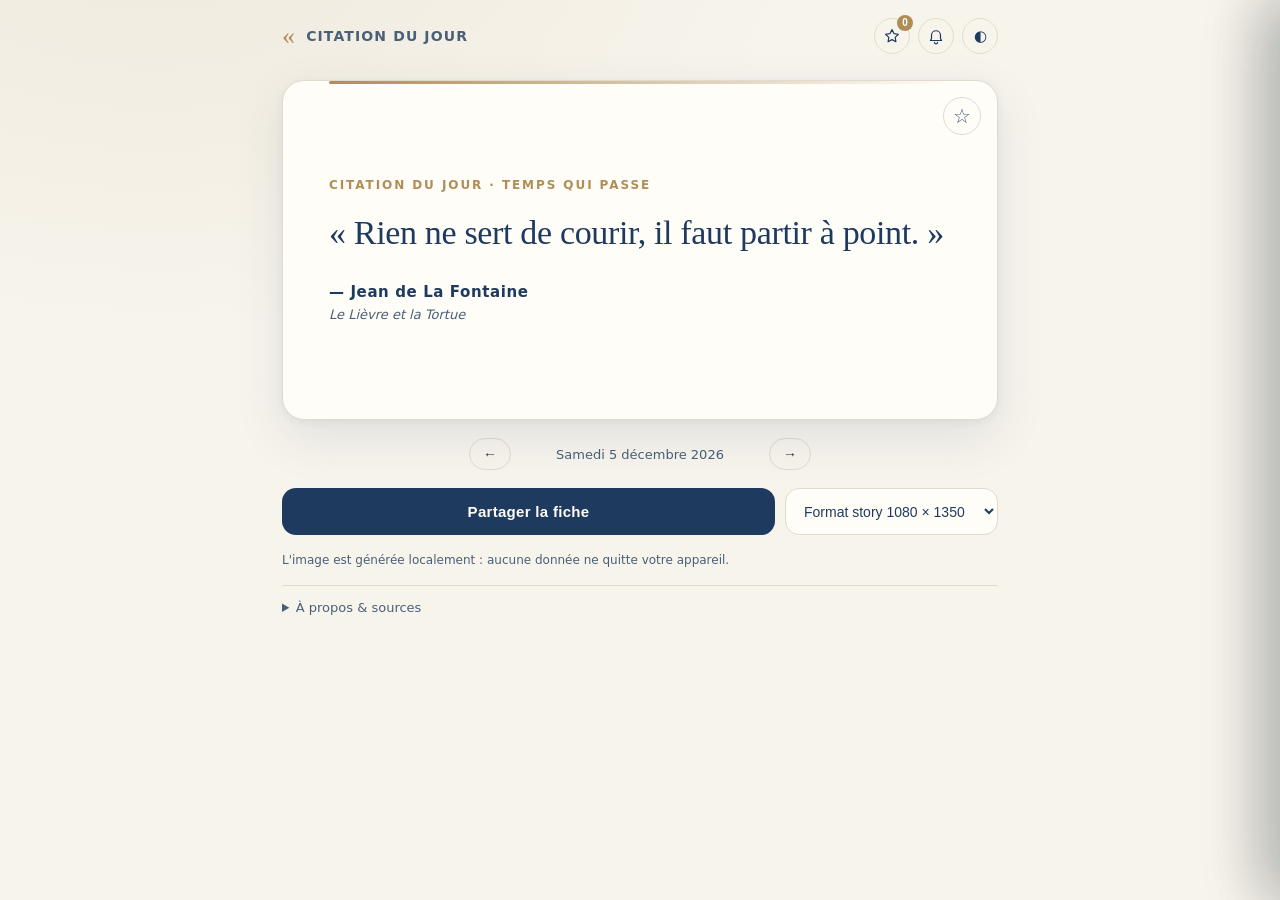
<file: index.html>
<!DOCTYPE html>
<html lang="fr">
<head>
<meta charset="utf-8">
<meta name="viewport" content="width=device-width, initial-scale=1, viewport-fit=cover">
<title>Citation du jour</title>
<meta name="theme-color" content="#F7F4EC">
<link rel="manifest" href="manifest.webmanifest">
<link rel="icon" href="icons/icon-192.png">
<link rel="stylesheet" href="styles.css">
</head>
<body>

<header class="topbar">
  <div class="brand">
    <span class="mark">«</span>
    <span class="brand-name">Citation du jour</span>
  </div>
  <div class="tools">
    <button id="favBtn" class="icon-btn" title="Mes favoris" aria-label="Ouvrir les favoris">
      <svg viewBox="0 0 24 24" width="18" height="18" aria-hidden="true"><path d="M12 3.5l2.6 5.3 5.9.9-4.3 4.1 1 5.8-5.2-2.8-5.2 2.8 1-5.8L3.5 9.7l5.9-.9L12 3.5z" fill="none" stroke="currentColor" stroke-width="1.6" stroke-linejoin="round"/></svg>
      <span id="favCount" class="badge" hidden>0</span>
    </button>
    <button id="bellBtn" class="icon-btn" title="Notifications" aria-label="Réglages de notification">
      <svg viewBox="0 0 24 24" width="18" height="18" aria-hidden="true"><path d="M18 15.5V11a6 6 0 10-12 0v4.5L4.5 18h15L18 15.5z" fill="none" stroke="currentColor" stroke-width="1.6" stroke-linejoin="round"/><path d="M10 20.5a2 2 0 004 0" fill="none" stroke="currentColor" stroke-width="1.6" stroke-linecap="round"/></svg>
      <span id="bellDot" class="dot" hidden></span>
    </button>
    <button id="themeBtn" class="icon-btn" title="Thème clair / sombre" aria-label="Changer de thème">◐</button>
  </div>
</header>

<main>
  <section class="card" id="card" aria-live="polite">
    <button id="starBtn" class="star" aria-pressed="false" aria-label="Ajouter aux favoris" title="Ajouter aux favoris">☆</button>
    <p class="eyebrow" id="eyebrow">Citation du jour</p>
    <blockquote id="quote">Chargement…</blockquote>
    <p class="author" id="author"></p>
    <p class="source" id="source"></p>
  </section>

  <div class="daynav">
    <button id="prevBtn" class="ghost" aria-label="Jour précédent">←</button>
    <span id="dayLabel" class="daylabel"></span>
    <button id="nextBtn" class="ghost" aria-label="Jour suivant">→</button>
  </div>

  <div class="actions">
    <button id="shareBtn" class="primary">Partager la fiche</button>
    <select id="format" aria-label="Format de l'image">
      <option value="story">Format story 1080 × 1350</option>
      <option value="square">Format carré 1080 × 1080</option>
      <option value="wide">Format large 1200 × 630</option>
    </select>
  </div>

  <p class="hint" id="hint">L'image est générée localement : aucune donnée ne quitte votre appareil.</p>

  <details class="about">
    <summary>À propos &amp; sources</summary>
    <p id="aboutText">Calendrier philosophique 2026-2027 — 426 citations.</p>
    <p><a href="confidentialite.html" target="_blank" rel="noopener">Politique de confidentialité</a> — aucune donnée collectée, tout reste sur votre appareil.</p>
  </details>
</main>

<footer class="foot">
  <span id="status"></span>
</footer>

<aside class="drawer" id="favDrawer" aria-hidden="true" aria-label="Mes favoris">
  <div class="drawer-head">
    <h2>Mes favoris</h2>
    <button class="icon-btn close" data-close="favDrawer" aria-label="Fermer">✕</button>
  </div>
  <p class="drawer-sub" id="favSub">Vos citations gardées, dans l'ordre du calendrier.</p>
  <p class="empty" id="favEmpty">Aucun favori pour l'instant. Touchez l'étoile d'une citation pour la garder.</p>
  <ul class="fav-list" id="favList"></ul>
</aside>

<aside class="drawer" id="setDrawer" aria-hidden="true" aria-label="Réglages de notification">
  <div class="drawer-head">
    <h2>Rappel quotidien</h2>
    <button class="icon-btn close" data-close="setDrawer" aria-label="Fermer">✕</button>
  </div>
  <p class="drawer-sub">Recevez la citation du jour à l'heure de votre choix, et désactivez le rappel quand vous voulez.</p>

  <label class="switch">
    <input type="checkbox" id="notifToggle">
    <span class="track"><span class="thumb"></span></span>
    <span class="switch-label">Notification quotidienne</span>
  </label>

  <label class="field">
    <span>Heure d'envoi</span>
    <input type="time" id="notifTime" value="08:00">
  </label>

  <div class="notif-actions">
    <button id="testBtn" class="ghost">Tester maintenant</button>
    <span id="notifState" class="state">—</span>
  </div>

  <p class="drawer-note">Le rappel est programmé sur votre appareil. Sous Windows, la notification s'affiche si l'application est installée ; si elle est fermée, la remise dépend des autorisations du système.</p>

  <details class="about">
    <summary>Pourquoi une permission ?</summary>
    <p>Le navigateur demande l'autorisation d'afficher des notifications. Refuser ne casse rien : les citations restent accessibles normalement.</p>
  </details>
</aside>

<div class="scrim" id="scrim" hidden></div>
<canvas id="canvas" width="1080" height="1350" hidden></canvas>
<script src="data/calendrier.js"></script>
<script src="app.js"></script>
</body>
</html>
</file>
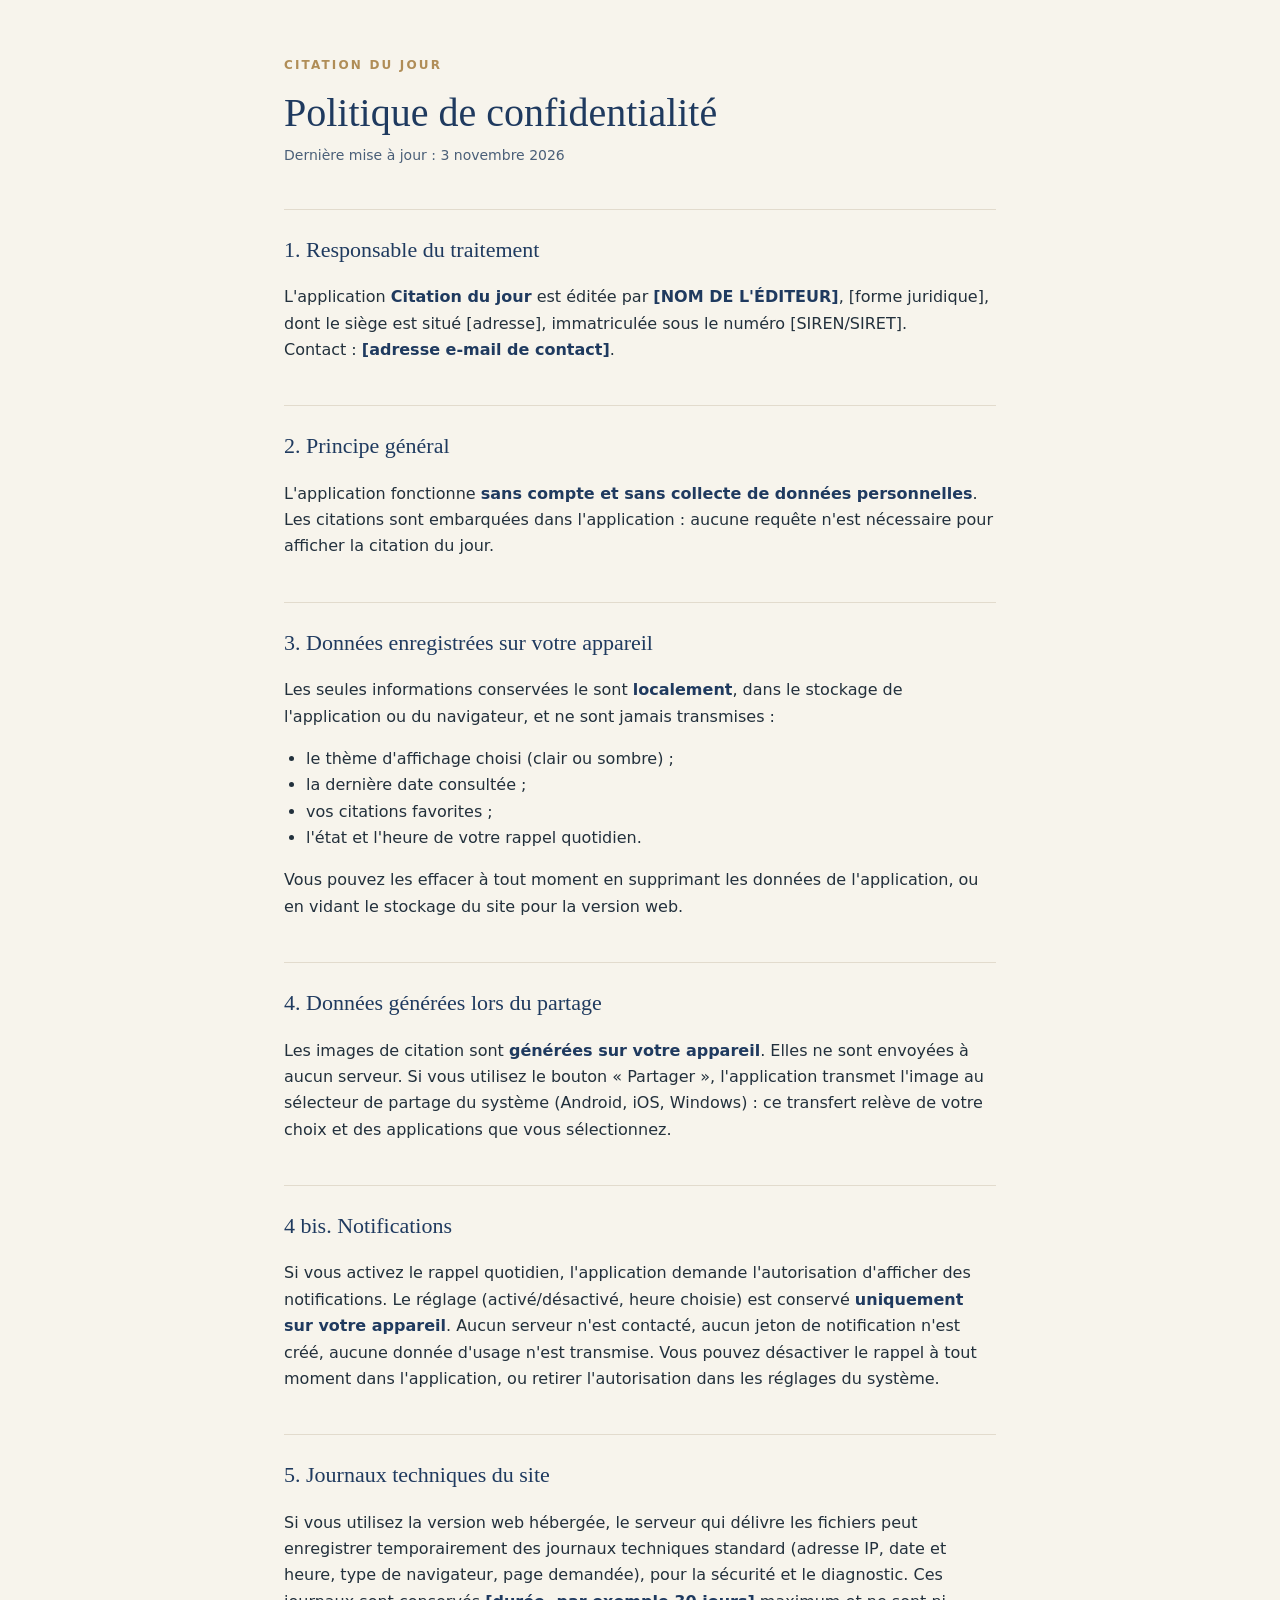
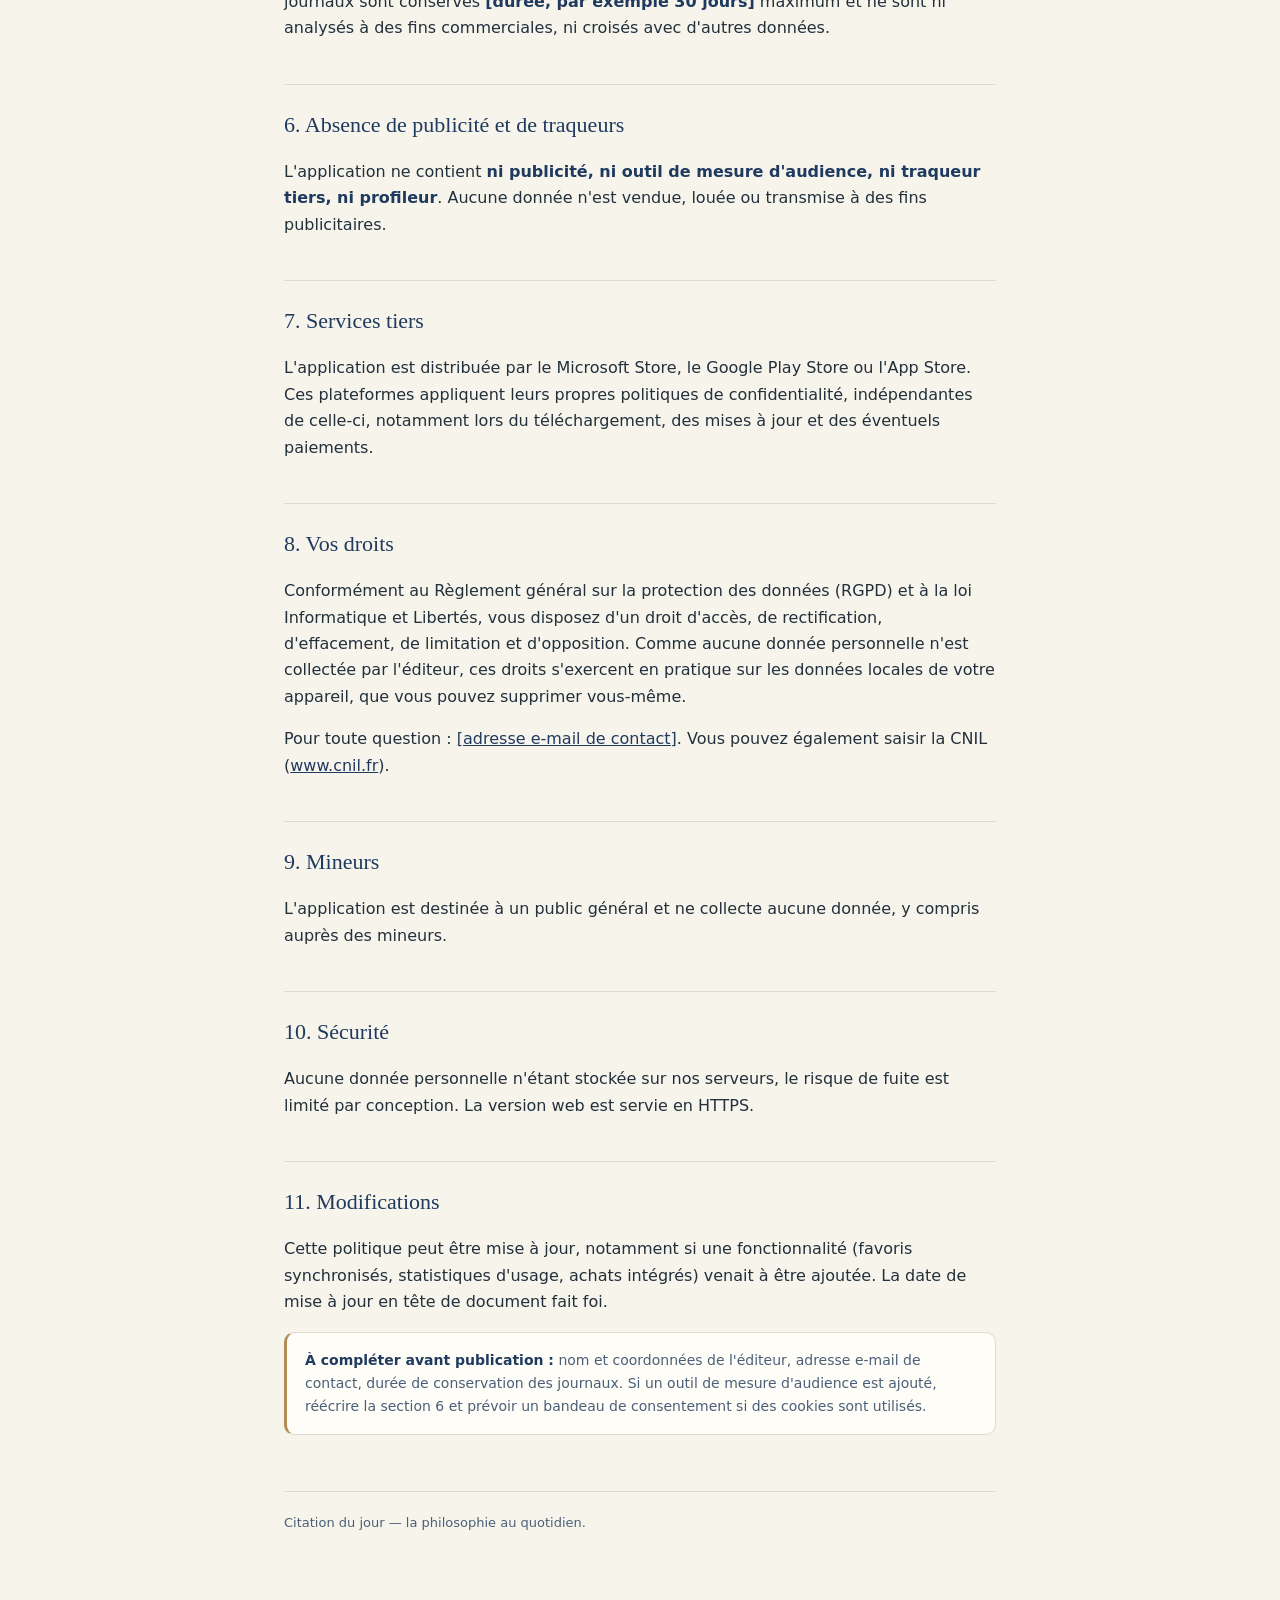
<file: confidentialite.html>
<!DOCTYPE html>
<html lang="fr">
<head>
<meta charset="utf-8">
<meta name="viewport" content="width=device-width, initial-scale=1">
<title>Politique de confidentialité — Citation du jour</title>
<style>
  :root{--ink:#1F3A5F;--soft:#4A5F78;--gold:#B08D57;--paper:#F7F4EC;--line:#E2DBCD}
  *{box-sizing:border-box}
  body{margin:0;background:var(--paper);color:var(--ink);
       font-family:"Segoe UI",system-ui,-apple-system,sans-serif;line-height:1.65}
  .wrap{max-width:760px;margin:0 auto;padding:56px 24px 96px}
  .kicker{font-size:12px;letter-spacing:.18em;text-transform:uppercase;color:var(--gold);font-weight:600}
  h1{font-family:Georgia,"Times New Roman",serif;font-size:40px;line-height:1.15;margin:14px 0 8px;font-weight:400}
  .date{color:var(--soft);font-size:14px;margin:0 0 36px}
  h2{font-family:Georgia,serif;font-size:22px;font-weight:400;margin:42px 0 10px;padding-top:22px;border-top:1px solid var(--line)}
  p,li{font-size:16px;color:#22303C}
  ul{padding-left:22px}
  strong{color:var(--ink)}
  .note{background:#FFFDF8;border:1px solid var(--line);border-left:3px solid var(--gold);
        padding:16px 18px;border-radius:10px;font-size:14px;color:var(--soft)}
  footer{margin-top:56px;padding-top:20px;border-top:1px solid var(--line);font-size:13px;color:var(--soft)}
  a{color:var(--ink)}
</style>
</head>
<body>
<div class="wrap">
  <div class="kicker">Citation du jour</div>
  <h1>Politique de confidentialité</h1>
  <p class="date">Dernière mise à jour : 3 novembre 2026</p>

  <h2>1. Responsable du traitement</h2>
  <p>L'application <strong>Citation du jour</strong> est éditée par <strong>[NOM DE L'ÉDITEUR]</strong>,
  [forme juridique], dont le siège est situé [adresse], immatriculée sous le numéro [SIREN/SIRET].<br>
  Contact : <strong>[adresse e-mail de contact]</strong>.</p>

  <h2>2. Principe général</h2>
  <p>L'application fonctionne <strong>sans compte et sans collecte de données personnelles</strong>.
  Les citations sont embarquées dans l'application : aucune requête n'est nécessaire pour afficher la citation du jour.</p>

  <h2>3. Données enregistrées sur votre appareil</h2>
  <p>Les seules informations conservées le sont <strong>localement</strong>, dans le stockage de l'application
  ou du navigateur, et ne sont jamais transmises :</p>
  <ul>
    <li>le thème d'affichage choisi (clair ou sombre) ;</li>
    <li>la dernière date consultée ;</li>
    <li>vos citations favorites ;</li>
    <li>l'état et l'heure de votre rappel quotidien.</li>
  </ul>
  <p>Vous pouvez les effacer à tout moment en supprimant les données de l'application, ou en vidant le stockage du site pour la version web.</p>

  <h2>4. Données générées lors du partage</h2>
  <p>Les images de citation sont <strong>générées sur votre appareil</strong>. Elles ne sont envoyées à aucun serveur.
  Si vous utilisez le bouton « Partager », l'application transmet l'image au sélecteur de partage du système
  (Android, iOS, Windows) : ce transfert relève de votre choix et des applications que vous sélectionnez.</p>

  <h2>4 bis. Notifications</h2>
  <p>Si vous activez le rappel quotidien, l'application demande l'autorisation d'afficher des notifications.
  Le réglage (activé/désactivé, heure choisie) est conservé <strong>uniquement sur votre appareil</strong>.
  Aucun serveur n'est contacté, aucun jeton de notification n'est créé, aucune donnée d'usage n'est transmise.
  Vous pouvez désactiver le rappel à tout moment dans l'application, ou retirer l'autorisation dans les
  réglages du système.</p>

  <h2>5. Journaux techniques du site</h2>
  <p>Si vous utilisez la version web hébergée, le serveur qui délivre les fichiers peut enregistrer temporairement
  des journaux techniques standard (adresse IP, date et heure, type de navigateur, page demandée), pour la sécurité
  et le diagnostic. Ces journaux sont conservés <strong>[durée, par exemple 30 jours]</strong> maximum et ne sont ni analysés
  à des fins commerciales, ni croisés avec d'autres données.</p>

  <h2>6. Absence de publicité et de traqueurs</h2>
  <p>L'application ne contient <strong>ni publicité, ni outil de mesure d'audience, ni traqueur tiers, ni profileur</strong>.
  Aucune donnée n'est vendue, louée ou transmise à des fins publicitaires.</p>

  <h2>7. Services tiers</h2>
  <p>L'application est distribuée par le Microsoft Store, le Google Play Store ou l'App Store. Ces plateformes
  appliquent leurs propres politiques de confidentialité, indépendantes de celle-ci, notamment lors du téléchargement,
  des mises à jour et des éventuels paiements.</p>

  <h2>8. Vos droits</h2>
  <p>Conformément au Règlement général sur la protection des données (RGPD) et à la loi Informatique et Libertés,
  vous disposez d'un droit d'accès, de rectification, d'effacement, de limitation et d'opposition.
  Comme aucune donnée personnelle n'est collectée par l'éditeur, ces droits s'exercent en pratique sur les données
  locales de votre appareil, que vous pouvez supprimer vous-même.</p>
  <p>Pour toute question : <a href="mailto:[adresse e-mail de contact]">[adresse e-mail de contact]</a>.
  Vous pouvez également saisir la CNIL (<a href="https://www.cnil.fr">www.cnil.fr</a>).</p>

  <h2>9. Mineurs</h2>
  <p>L'application est destinée à un public général et ne collecte aucune donnée, y compris auprès des mineurs.</p>

  <h2>10. Sécurité</h2>
  <p>Aucune donnée personnelle n'étant stockée sur nos serveurs, le risque de fuite est limité par conception.
  La version web est servie en HTTPS.</p>

  <h2>11. Modifications</h2>
  <p>Cette politique peut être mise à jour, notamment si une fonctionnalité (favoris synchronisés, statistiques d'usage,
  achats intégrés) venait à être ajoutée. La date de mise à jour en tête de document fait foi.</p>

  <div class="note">
    <strong>À compléter avant publication :</strong> nom et coordonnées de l'éditeur, adresse e-mail de contact,
    durée de conservation des journaux. Si un outil de mesure d'audience est ajouté, réécrire la section 6
    et prévoir un bandeau de consentement si des cookies sont utilisés.
  </div>

  <footer>Citation du jour — la philosophie au quotidien.</footer>
</div>
</body>
</html>
</file>
<file: styles.css>
:root{
  --paper:#F7F4EC;
  --paper-2:#FFFDF8;
  --ink:#1F3A5F;
  --ink-soft:#4A5F78;
  --gold:#B08D57;
  --line:#E2DBCD;
  --shadow:0 18px 50px rgba(31,58,95,.10), 0 2px 8px rgba(31,58,95,.06);
}
[data-theme="dark"]{
  --paper:#141C26;
  --paper-2:#1B2532;
  --ink:#F2EEE4;
  --ink-soft:#A9B6C6;
  --gold:#D3AE74;
  --line:#2B3746;
  --shadow:0 18px 50px rgba(0,0,0,.45);
}
*{box-sizing:border-box}
html,body{height:100%}
body{
  margin:0;
  background:
    radial-gradient(1100px 700px at 12% -10%, rgba(176,141,87,.10), transparent 60%),
    var(--paper);
  color:var(--ink);
  font-family:"Segoe UI Variable Text","Segoe UI",system-ui,-apple-system,sans-serif;
  display:flex;flex-direction:column;min-height:100%;
  transition:background .3s,color .3s;
}
.topbar{
  display:flex;align-items:center;justify-content:space-between;
  padding:18px 22px 0;max-width:760px;width:100%;margin:0 auto;
}
.brand{display:flex;align-items:center;gap:10px;font-size:14px;letter-spacing:.08em;text-transform:uppercase;color:var(--ink-soft)}
.mark{font-family:Georgia,"Times New Roman",serif;font-size:26px;color:var(--gold);line-height:1}
.brand-name{font-weight:600}
.icon-btn{
  border:1px solid var(--line);background:transparent;color:var(--ink);
  width:36px;height:36px;border-radius:50%;cursor:pointer;font-size:15px;
}
.icon-btn:hover{border-color:var(--gold);color:var(--gold)}
main{flex:1;width:100%;max-width:760px;margin:0 auto;padding:26px 22px 10px;display:flex;flex-direction:column;gap:18px}
.card{
  position:relative;background:var(--paper-2);border:1px solid var(--line);
  border-radius:22px;padding:clamp(26px,4vw,46px);box-shadow:var(--shadow);
  min-height:340px;display:flex;flex-direction:column;justify-content:center;
}
.card::before{
  content:"";position:absolute;left:clamp(26px,4vw,46px);right:clamp(26px,4vw,46px);top:0;height:3px;
  background:linear-gradient(90deg,var(--gold),transparent);border-radius:3px;
}
.eyebrow{
  margin:0 0 18px;padding-right:52px;font-size:12px;letter-spacing:.16em;text-transform:uppercase;color:var(--gold);font-weight:600;
}
blockquote{
  margin:0;font-family:Georgia,"Iowan Old Style","Times New Roman",serif;
  font-size:clamp(23px,3.4vw,34px);line-height:1.38;letter-spacing:-.01em;color:var(--ink);
  text-wrap:balance;
}
blockquote::before{content:"«\00a0"}
blockquote::after{content:"\00a0»"}
.author{margin:26px 0 0;font-size:15px;font-weight:600;letter-spacing:.04em;color:var(--ink)}
.author::before{content:"— "}
.source{margin:6px 0 0;font-size:13px;font-style:italic;color:var(--ink-soft)}
.daynav{display:flex;align-items:center;justify-content:center;gap:14px}
.daylabel{font-size:13px;color:var(--ink-soft);min-width:230px;text-align:center}
.ghost{
  border:1px solid var(--line);background:transparent;color:var(--ink);
  border-radius:999px;padding:7px 13px;cursor:pointer;font-size:14px;
}
.ghost:hover{border-color:var(--gold);color:var(--gold)}
.ghost:disabled{opacity:.35;cursor:default}
.actions{display:flex;gap:10px;flex-wrap:wrap}
.primary{
  flex:1;min-width:220px;border:0;border-radius:14px;padding:15px 20px;cursor:pointer;
  background:var(--ink);color:var(--paper-2);font-size:15px;font-weight:600;letter-spacing:.02em;
  transition:transform .12s ease,opacity .2s;
}
.primary:hover{transform:translateY(-1px);opacity:.94}
.primary:active{transform:translateY(0)}
select{
  border:1px solid var(--line);background:var(--paper-2);color:var(--ink);
  border-radius:14px;padding:0 14px;font-size:14px;cursor:pointer;
}
.hint{margin:0;font-size:12px;color:var(--ink-soft)}
.about{border-top:1px solid var(--line);padding-top:14px;font-size:13px;color:var(--ink-soft)}
.about summary{cursor:pointer}
.about p{margin:10px 0 0;line-height:1.5}
.foot{padding:8px 22px 22px;text-align:center;font-size:11px;color:var(--ink-soft);letter-spacing:.06em;text-transform:uppercase}
@media (max-width:560px){
  .card{min-height:300px}
  .daylabel{min-width:0}
}
/* ---------- favoris ---------- */
.tools{display:flex;align-items:center;gap:8px}
.icon-btn{position:relative;display:inline-flex;align-items:center;justify-content:center}
.badge{
  position:absolute;top:-4px;right:-4px;min-width:16px;height:16px;padding:0 4px;
  border-radius:999px;background:var(--gold);color:#fff;font-size:10px;font-weight:700;
  display:flex;align-items:center;justify-content:center;line-height:1;
}
.dot{position:absolute;top:2px;right:2px;width:8px;height:8px;border-radius:50%;background:var(--gold)}
.star{
  position:absolute;top:16px;right:16px;width:38px;height:38px;border-radius:50%;
  border:1px solid var(--line);background:var(--paper-2);color:var(--ink-soft);
  font-size:20px;line-height:1;cursor:pointer;display:flex;align-items:center;justify-content:center;
  transition:transform .12s ease,color .2s,border-color .2s;
}
.star:hover{border-color:var(--gold);color:var(--gold)}
.star.on{color:var(--gold);border-color:var(--gold);transform:scale(1.04)}
.star:active{transform:scale(.96)}

/* ---------- tiroirs ---------- */
.scrim{
  position:fixed;inset:0;background:rgba(18,30,45,.38);z-index:40;
  opacity:0;transition:opacity .25s ease;backdrop-filter:blur(2px);
}
.scrim.show{opacity:1}
.drawer{
  position:fixed;top:0;right:0;bottom:0;width:min(420px,92vw);z-index:50;
  background:var(--paper-2);border-left:1px solid var(--line);
  box-shadow:-24px 0 60px rgba(15,25,40,.18);
  transform:translateX(102%);transition:transform .28s cubic-bezier(.2,.8,.2,1);
  padding:22px 22px 28px;overflow-y:auto;display:flex;flex-direction:column;gap:14px;
}
.drawer.open{transform:translateX(0)}
.drawer-head{display:flex;align-items:center;justify-content:space-between;gap:12px}
.drawer-head h2{margin:0;font-family:Georgia,"Times New Roman",serif;font-weight:400;font-size:24px;color:var(--ink)}
.drawer-sub{margin:0;font-size:13px;color:var(--ink-soft);line-height:1.5}
.empty{margin:8px 0 0;font-size:14px;color:var(--ink-soft);line-height:1.6}
.fav-list{list-style:none;margin:8px 0 0;padding:0;display:flex;flex-direction:column;gap:8px}
.fav-list li{
  display:grid;grid-template-columns:1fr auto;gap:6px;align-items:start;
  border:1px solid var(--line);border-radius:14px;padding:12px 14px;background:var(--paper);
}
.fav-item{
  all:unset;cursor:pointer;display:flex;flex-direction:column;gap:5px;text-align:left;
}
.fav-item:focus-visible{outline:2px solid var(--gold);outline-offset:3px;border-radius:8px}
.fav-date{font-size:11px;letter-spacing:.08em;text-transform:uppercase;color:var(--gold);font-weight:600}
.fav-quote{font-family:Georgia,"Times New Roman",serif;font-size:15px;line-height:1.4;color:var(--ink)}
.fav-author{font-size:12px;color:var(--ink-soft)}
.fav-del{
  all:unset;cursor:pointer;color:var(--ink-soft);font-size:14px;padding:2px 6px;border-radius:8px;
}
.fav-del:hover{color:#B03A2E}

/* ---------- notifications ---------- */
.switch{display:flex;align-items:center;gap:12px;cursor:pointer;user-select:none;margin-top:4px}
.switch input{position:absolute;opacity:0;width:1px;height:1px}
.track{
  width:48px;height:28px;border-radius:999px;background:var(--line);position:relative;
  transition:background .2s ease;flex:0 0 auto;
}
.thumb{
  position:absolute;top:3px;left:3px;width:22px;height:22px;border-radius:50%;
  background:#fff;box-shadow:0 1px 3px rgba(0,0,0,.2);transition:transform .2s ease;
}
.switch input:checked + .track{background:var(--gold)}
.switch input:checked + .track .thumb{transform:translateX(20px)}
.switch input:focus-visible + .track{outline:2px solid var(--ink);outline-offset:3px}
.switch-label{font-size:15px;font-weight:600;color:var(--ink)}
.field{display:flex;align-items:center;justify-content:space-between;gap:14px;font-size:14px;color:var(--ink-soft)}
.field input[type="time"]{
  border:1px solid var(--line);background:var(--paper);color:var(--ink);border-radius:12px;
  padding:9px 12px;font-size:15px;font-family:inherit;
}
.notif-actions{display:flex;align-items:center;justify-content:space-between;gap:12px;flex-wrap:wrap}
.state{font-size:12px;letter-spacing:.04em;text-transform:uppercase;color:var(--ink-soft)}
.drawer-note{
  margin:4px 0 0;font-size:12px;line-height:1.6;color:var(--ink-soft);
  border-left:3px solid var(--gold);padding:6px 0 6px 12px;
}
body.drawer-open{overflow:hidden}

@media (max-width:560px){
  .drawer{width:100vw}
}
@media (prefers-reduced-motion:reduce){*{transition:none!important}}
</file>
